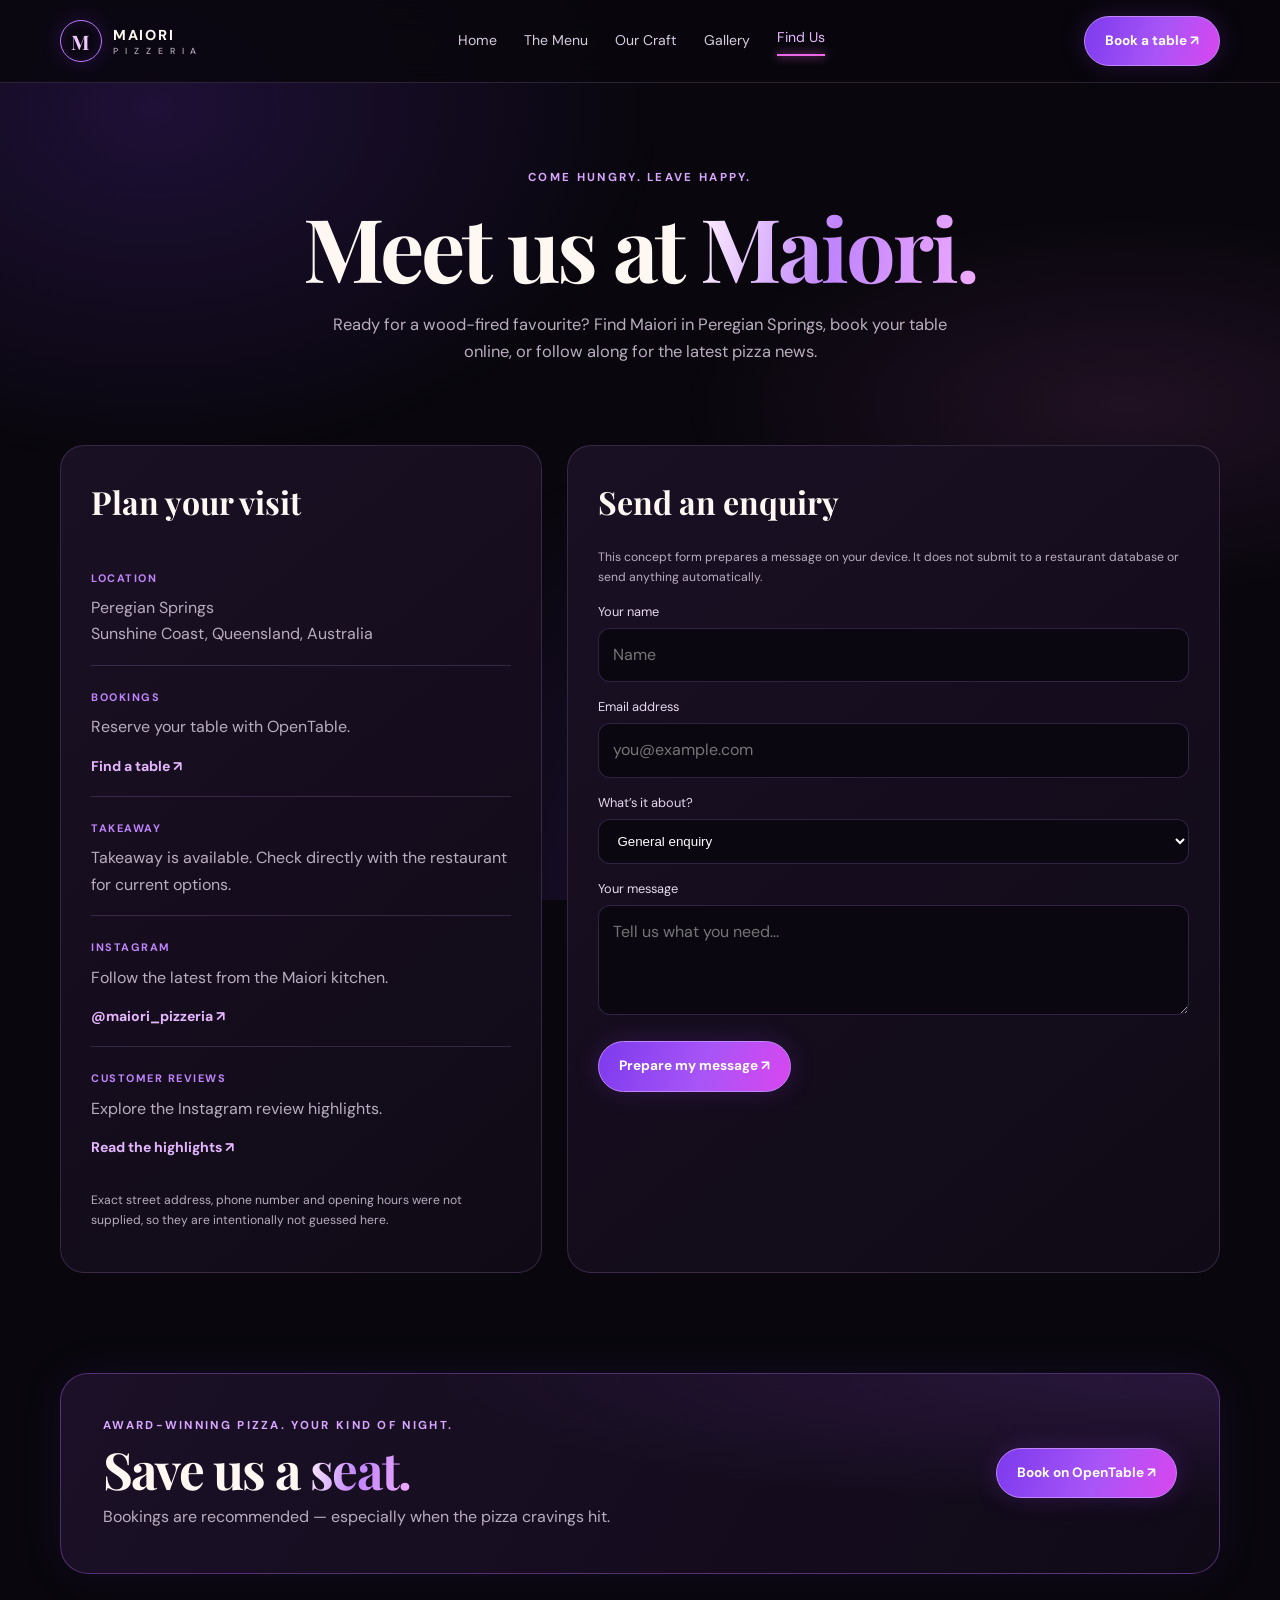
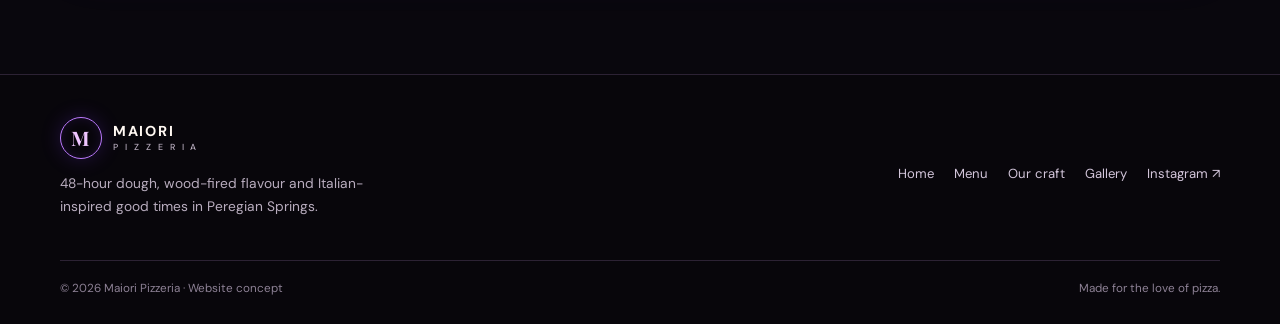
<file: contact.html>
<!doctype html><html lang="en-AU"><head><meta charset="utf-8"><meta name="viewport" content="width=device-width,initial-scale=1"><meta name="theme-color" content="#09070d"><meta name="description" content="Plan your visit to Maiori Pizzeria in Peregian Springs, Sunshine Coast. Book a table through OpenTable or follow Maiori on Instagram."><title>Find Us | Maiori Pizzeria</title><link rel="stylesheet" href="style.css"></head><body>
<header class="site-header"><div class="container nav-wrap"><a class="brand" href="index.html"><span class="brand-mark">M</span><span>MAIORI<small>P I Z Z E R I A</small></span></a><button class="menu-toggle" aria-label="Open navigation" aria-expanded="false">☰</button><nav class="nav-links"><a href="index.html">Home</a><a href="menu.html">The Menu</a><a href="story.html">Our Craft</a><a href="gallery.html">Gallery</a><a class="active" href="contact.html">Find Us</a></nav><a class="nav-cta" href="https://www.opentable.com.au/booking/restref/availability?lang=en-AU&restRef=279578" target="_blank" rel="noopener">Book a table ↗</a></div></header>
<main><section class="page-hero container"><div class="eyebrow">Come hungry. Leave happy.</div><h1 class="display">Meet us at <span>Maiori.</span></h1><p>Ready for a wood-fired favourite? Find Maiori in Peregian Springs, book your table online, or follow along for the latest pizza news.</p></section><section class="section" style="padding-top:25px"><div class="container contact-grid"><aside class="contact-card reveal"><h2>Plan your visit</h2><div class="contact-detail"><small>Location</small><p>Peregian Springs<br>Sunshine Coast, Queensland, Australia</p></div><div class="contact-detail"><small>Bookings</small><p>Reserve your table with OpenTable.</p><a class="text-link" href="https://www.opentable.com.au/booking/restref/availability?lang=en-AU&restRef=279578" target="_blank" rel="noopener">Find a table ↗</a></div><div class="contact-detail"><small>Takeaway</small><p>Takeaway is available. Check directly with the restaurant for current options.</p></div><div class="contact-detail"><small>Instagram</small><p>Follow the latest from the Maiori kitchen.</p><a class="text-link" href="https://www.instagram.com/maiori_pizzeria/" target="_blank" rel="noopener">@maiori_pizzeria ↗</a></div><div class="contact-detail"><small>Customer reviews</small><p>Explore the Instagram review highlights.</p><a class="text-link" href="https://www.instagram.com/stories/highlights/17976656543859245/" target="_blank" rel="noopener">Read the highlights ↗</a></div><p class="form-hint">Exact street address, phone number and opening hours were not supplied, so they are intentionally not guessed here.</p></aside><form class="contact-form reveal" id="inquiry-form"><h2>Send an enquiry</h2><p class="form-hint">This concept form prepares a message on your device. It does not submit to a restaurant database or send anything automatically.</p><label for="name">Your name</label><input id="name" name="name" autocomplete="name" required placeholder="Name"><label for="email">Email address</label><input id="email" name="email" type="email" autocomplete="email" required placeholder="you@example.com"><label for="occasion">What’s it about?</label><select id="occasion" name="occasion"><option>General enquiry</option><option>Booking question</option><option>Takeaway question</option><option>Group or celebration</option><option>Other</option></select><label for="message">Your message</label><textarea id="message" name="message" required placeholder="Tell us what you need..."></textarea><button class="btn btn-primary" type="submit">Prepare my message ↗</button><p id="form-feedback" class="form-hint hide" aria-live="polite"></p><div id="form-actions" style="display:flex;gap:10px;flex-wrap:wrap;margin-top:12px"></div></form></div></section><section class="section" style="padding-top:0"><div class="container"><div class="cta-band reveal"><div><div class="eyebrow">Award-winning pizza. Your kind of night.</div><h2 class="display">Save us a <span>seat.</span></h2><p>Bookings are recommended — especially when the pizza cravings hit.</p></div><a class="btn btn-primary" href="https://www.opentable.com.au/booking/restref/availability?lang=en-AU&restRef=279578" target="_blank" rel="noopener">Book on OpenTable ↗</a></div></div></section></main>
<footer class="site-footer"><div class="container"><div class="footer-top"><div class="footer-brand"><a class="brand" href="index.html"><span class="brand-mark">M</span><span>MAIORI<small>P I Z Z E R I A</small></span></a><p>48-hour dough, wood-fired flavour and Italian-inspired good times in Peregian Springs.</p></div><div class="footer-links"><a href="index.html">Home</a><a href="menu.html">Menu</a><a href="story.html">Our craft</a><a href="gallery.html">Gallery</a><a href="https://www.instagram.com/maiori_pizzeria/" target="_blank" rel="noopener">Instagram ↗</a></div></div><div class="footer-bottom"><span>© <span data-year></span> Maiori Pizzeria · Website concept</span><span>Made for the love of pizza.</span></div></div></footer><script src="main.js"></script></body></html>
</file>
<file: style.css>
@import url('https://fonts.googleapis.com/css2?family=DM+Sans:wght@400;500;600;700&family=Playfair+Display:wght@500;600;700;800&display=swap');
:root{--bg:#09070d;--panel:#120d19;--panel2:#1a1024;--purple:#a855f7;--violet:#7c3aed;--pink:#ed69e8;--cream:#fff8f2;--muted:#b9adbf;--line:rgba(220,171,255,.17);--glow:0 0 24px rgba(168,85,247,.22)}
*{box-sizing:border-box}html{scroll-behavior:smooth}body{margin:0;background:var(--bg);color:var(--cream);font-family:'DM Sans',sans-serif;line-height:1.65;overflow-x:hidden}body:before{content:"";position:fixed;inset:0;pointer-events:none;z-index:-2;background:radial-gradient(ellipse at 12% 12%,rgba(124,58,237,.19),transparent 32%),radial-gradient(ellipse at 88% 45%,rgba(237,105,232,.10),transparent 28%),radial-gradient(ellipse at 52% 100%,rgba(124,58,237,.14),transparent 35%)}body:after{content:"";position:fixed;inset:0;pointer-events:none;z-index:-1;opacity:.12;background-image:linear-gradient(rgba(255,255,255,.025) 1px,transparent 1px),linear-gradient(90deg,rgba(255,255,255,.025) 1px,transparent 1px);background-size:54px 54px}a{color:inherit;text-decoration:none}img{max-width:100%;display:block}button,input,textarea{font:inherit}.container{width:min(1160px,calc(100% - 42px));margin:auto}.eyebrow{color:#d9a6ff;text-transform:uppercase;letter-spacing:.2em;font-size:.72rem;font-weight:700}.display{font-family:'Playfair Display',serif;line-height:1.04;letter-spacing:-.035em}.display span,.gradient-text{background:linear-gradient(100deg,#fff2ff,#c084fc 48%,#f0abfc);-webkit-background-clip:text;background-clip:text;color:transparent}.section{padding:100px 0}.section-head{display:flex;align-items:end;justify-content:space-between;gap:24px;margin-bottom:35px}.section-head h2{font-size:clamp(2.2rem,5vw,3.7rem);margin:10px 0 0}.section-head p{max-width:430px;color:var(--muted);margin:0}.site-header{position:sticky;top:0;z-index:50;background:rgba(9,7,13,.82);backdrop-filter:blur(18px);border-bottom:1px solid var(--line)}.nav-wrap{min-height:82px;display:flex;align-items:center;justify-content:space-between;gap:22px}.brand{display:flex;align-items:center;gap:11px;font-weight:700;letter-spacing:.12em;font-size:.9rem}.brand-mark{width:42px;height:42px;display:grid;place-items:center;border:1px solid #bc79ff;border-radius:50%;color:#f0c6ff;font-family:'Playfair Display',serif;font-size:1.25rem;box-shadow:0 0 20px #7c3aed38,inset 0 0 12px #7c3aed24}.brand small{display:block;font-size:.55rem;letter-spacing:.28em;color:#b9adbf;font-weight:500;margin-top:-4px}.nav-links{display:flex;align-items:center;gap:27px;color:#d8ccdf;font-size:.88rem}.nav-links a{transition:.2s}.nav-links a:hover,.nav-links a.active{color:#e7baff}.nav-links a.active:after{content:"";display:block;height:2px;background:var(--pink);box-shadow:0 0 10px var(--pink);margin-top:4px}.nav-cta,.btn{display:inline-flex;align-items:center;justify-content:center;gap:10px;padding:13px 20px;border-radius:999px;font-size:.85rem;font-weight:700;border:1px solid #c084fc;transition:transform .25s,box-shadow .25s,background .25s;cursor:pointer}.nav-cta,.btn-primary{background:linear-gradient(110deg,#7c3aed,#a855f7 55%,#d946ef);color:white;box-shadow:0 0 25px #9333ea35}.btn:hover,.nav-cta:hover{transform:translateY(-3px);box-shadow:0 0 28px #c084fc55}.btn-outline{border-color:rgba(218,172,255,.45);background:rgba(255,255,255,.025)}.menu-toggle{display:none;background:none;border:1px solid var(--line);color:white;border-radius:12px;padding:9px 12px;font-size:1.2rem}.hero{min-height:690px;display:grid;grid-template-columns:1.05fr .95fr;align-items:center;gap:45px;padding:70px 0 90px;position:relative}.hero-copy{position:relative;z-index:2}.hero h1{font-size:clamp(3.5rem,7.4vw,6.7rem);margin:19px 0 25px;max-width:700px}.hero-copy>p{color:var(--muted);font-size:1.06rem;max-width:510px}.hero-actions{display:flex;flex-wrap:wrap;gap:13px;margin-top:30px}.hero-meta{display:flex;gap:25px;flex-wrap:wrap;margin-top:38px;padding-top:23px;border-top:1px solid var(--line);max-width:520px}.meta-item strong{display:block;font-family:'Playfair Display',serif;font-size:1.35rem}.meta-item span{font-size:.75rem;color:var(--muted)}.hero-visual{position:relative;min-height:520px;display:grid;place-items:center}.hero-pizza{width:min(100%,520px);aspect-ratio: .92;object-fit:cover;border-radius:48% 48% 22px 22px;mask-image:linear-gradient(to bottom,black 78%,transparent 100%);filter:saturate(1.08);box-shadow:0 0 75px #9d4edd25}.hero-visual:before{content:"";position:absolute;width:85%;aspect-ratio:1;border-radius:50%;border:1px solid #bd75ff5c;box-shadow:0 0 35px #a855f72a,inset 0 0 35px #a855f71a;transform:rotate(-15deg)}.hero-visual:after{content:"48 HOUR\A DOUGH";white-space:pre;position:absolute;right:0;bottom:65px;background:rgba(17,10,24,.82);backdrop-filter:blur(12px);border:1px solid #c084fc7a;border-radius:50%;width:112px;height:112px;display:grid;place-content:center;text-align:center;line-height:1.4;font-size:.7rem;font-weight:700;letter-spacing:.12em;color:#f1d5ff;box-shadow:0 0 30px #a855f735}.floating-tag{position:absolute;left:-10px;top:22%;background:#160e20d9;border:1px solid var(--line);border-radius:14px;padding:12px 16px;box-shadow:var(--glow);font-size:.8rem}.floating-tag b{display:block;color:#e7baff}.award-strip{border-block:1px solid var(--line);background:linear-gradient(90deg,transparent,#a855f710,transparent);padding:22px 0}.award-grid{display:grid;grid-template-columns:repeat(3,1fr);gap:20px}.award{display:flex;align-items:center;justify-content:center;gap:13px;text-align:left}.award .emoji{font-size:1.65rem;filter:drop-shadow(0 0 9px #c084fc50)}.award strong{display:block;font-size:.86rem}.award small{color:var(--muted);font-size:.72rem}.feature-grid{display:grid;grid-template-columns:repeat(3,1fr);gap:18px}.feature-card{border:1px solid var(--line);background:linear-gradient(145deg,#1a1024d9,#0e0a13);border-radius:22px;padding:28px;transition:.25s}.feature-card:hover{transform:translateY(-5px);border-color:#b16bfa;box-shadow:var(--glow)}.feature-icon{width:48px;height:48px;border-radius:15px;display:grid;place-items:center;background:#9d4edd20;border:1px solid #c084fc52;font-size:1.3rem}.feature-card h3{font-family:'Playfair Display',serif;font-size:1.55rem;margin:20px 0 8px}.feature-card p{color:var(--muted);font-size:.92rem;margin:0}.split{display:grid;grid-template-columns:1fr 1fr;gap:60px;align-items:center}.split-photo{position:relative}.split-photo img{width:100%;height:480px;object-fit:cover;border-radius:24px;border:1px solid var(--line)}.split-photo:after{content:"";position:absolute;inset:14px -14px -14px 14px;border:1px solid #a855f766;border-radius:24px;z-index:-1}.split-copy h2{font-size:clamp(2.5rem,5vw,4.4rem);margin:12px 0 20px}.split-copy p{color:var(--muted)}.text-link{display:inline-flex;gap:9px;align-items:center;color:#e5b6ff;font-weight:700;font-size:.88rem;margin-top:14px}.text-link:hover{color:white}.cta-band{border:1px solid #b66dff5c;border-radius:28px;padding:42px;background:radial-gradient(ellipse at 100% 0%,#a855f728,transparent 48%),linear-gradient(120deg,#1b1027,#100a17);display:flex;align-items:center;justify-content:space-between;gap:30px;box-shadow:0 0 45px #7c3aed16}.cta-band h2{font-size:clamp(2rem,4vw,3.3rem);margin:8px 0}.cta-band p{color:var(--muted);margin:0}.page-hero{padding:85px 0 55px;text-align:center;position:relative}.page-hero h1{font-size:clamp(3rem,7vw,5.5rem);margin:14px auto 18px;max-width:900px}.page-hero p{max-width:650px;margin:auto;color:var(--muted);font-size:1.03rem}.menu-toolbar{display:flex;gap:10px;flex-wrap:wrap;margin-bottom:28px}.filter-btn{border:1px solid var(--line);color:#d8c9e3;background:#130d1a;padding:10px 17px;border-radius:999px;cursor:pointer}.filter-btn.active,.filter-btn:hover{background:#7c3aed35;border-color:#c084fc;color:#fff;box-shadow:0 0 15px #9333ea20}.menu-grid{display:grid;grid-template-columns:repeat(3,1fr);gap:20px}.menu-card{overflow:hidden;border-radius:21px;border:1px solid var(--line);background:#120d19;transition:.25s}.menu-card:hover{transform:translateY(-5px);border-color:#a855f7;box-shadow:var(--glow)}.menu-card img{width:100%;height:220px;object-fit:cover}.menu-card-body{padding:22px}.menu-card h3{font-family:'Playfair Display',serif;font-size:1.45rem;margin:0 0 8px}.menu-card p{font-size:.88rem;color:var(--muted);margin:0}.menu-label{display:inline-block;color:#d6a7ff;background:#a855f71c;border:1px solid #a855f73b;border-radius:999px;padding:4px 9px;font-size:.65rem;letter-spacing:.08em;text-transform:uppercase;margin-bottom:12px}.note{color:var(--muted);font-size:.82rem;margin-top:24px}.story-timeline{display:grid;grid-template-columns:repeat(3,1fr);gap:20px;margin-top:35px}.story-step{padding:27px;border-top:1px solid #c084fc8a;background:linear-gradient(180deg,#a855f711,transparent);border-radius:0 0 16px 16px}.story-step .number{font-family:'Playfair Display',serif;font-size:2.6rem;color:#c084fc}.story-step h3{font-family:'Playfair Display',serif;font-size:1.5rem;margin:8px 0}.story-step p{color:var(--muted);font-size:.9rem}.gallery-grid{display:grid;grid-template-columns:repeat(4,1fr);grid-auto-rows:220px;gap:15px}.gallery-item{overflow:hidden;position:relative;border-radius:18px;border:1px solid var(--line);background:#160e20}.gallery-item:nth-child(1),.gallery-item:nth-child(5){grid-row:span 2}.gallery-item:nth-child(4){grid-column:span 2}.gallery-item img{width:100%;height:100%;object-fit:cover;transition:transform .5s}.gallery-item:hover img{transform:scale(1.07)}.gallery-item:after{content:"";position:absolute;inset:40% 0 0;background:linear-gradient(transparent,#09070de6)}.gallery-caption{position:absolute;z-index:2;bottom:15px;left:17px;font-family:'Playfair Display',serif;font-size:1.2rem}.contact-grid{display:grid;grid-template-columns:.85fr 1.15fr;gap:25px}.contact-card,.contact-form{padding:30px;border:1px solid var(--line);background:linear-gradient(140deg,#1a1024,#100a16);border-radius:24px}.contact-card h2,.contact-form h2{font-family:'Playfair Display',serif;font-size:2rem;margin:0 0 18px}.contact-detail{padding:17px 0;border-bottom:1px solid var(--line)}.contact-detail:last-of-type{border:0}.contact-detail small{color:#c084fc;text-transform:uppercase;letter-spacing:.14em;font-size:.68rem;font-weight:700}.contact-detail p{margin:5px 0 0;color:var(--muted)}.contact-form label{display:block;font-size:.8rem;color:#e6d9ed;margin:14px 0 6px}.contact-form input,.contact-form textarea,.contact-form select{width:100%;background:#0a0710;border:1px solid #8c5cb84d;color:white;border-radius:12px;padding:13px 14px;outline:none}.contact-form input:focus,.contact-form textarea:focus,.contact-form select:focus{border-color:#c084fc;box-shadow:0 0 0 3px #a855f71b}.contact-form textarea{min-height:110px;resize:vertical}.contact-form .btn{margin-top:18px}.form-hint{font-size:.76rem;color:var(--muted)}.review-quote{font-family:'Playfair Display',serif;font-size:clamp(1.5rem,3vw,2.5rem);line-height:1.35;max-width:850px;margin:20px auto;text-align:center}.review-stars{text-align:center;color:#d7a1ff;letter-spacing:.2em}.review-link{text-align:center}.site-footer{border-top:1px solid var(--line);padding:42px 0 26px;background:#08060b}.footer-top{display:flex;justify-content:space-between;gap:35px;padding-bottom:28px}.footer-brand p{max-width:330px;color:var(--muted);font-size:.86rem}.footer-links{display:flex;gap:20px;flex-wrap:wrap;color:#d2c5da;font-size:.82rem;align-items:center}.footer-bottom{border-top:1px solid var(--line);padding-top:18px;display:flex;justify-content:space-between;gap:20px;color:#8d8195;font-size:.73rem}.reveal{opacity:0;transform:translateY(20px);transition:opacity .7s ease,transform .7s ease}.reveal.visible{opacity:1;transform:translateY(0)}.hide{display:none!important}
@media(max-width:900px){.nav-links{gap:15px}.nav-cta{display:none}.hero{grid-template-columns:1fr 1fr;gap:20px}.hero h1{font-size:clamp(3.2rem,8vw,5rem)}.hero-visual{min-height:420px}.feature-grid,.menu-grid{grid-template-columns:repeat(2,1fr)}.gallery-grid{grid-template-columns:repeat(2,1fr)}.gallery-item:nth-child(4){grid-column:span 1}.contact-grid{grid-template-columns:1fr 1.2fr}.split{gap:35px}}
@media(max-width:680px){.container{width:min(100% - 30px,520px)}.nav-wrap{min-height:72px}.menu-toggle{display:block}.nav-links{display:none;position:absolute;top:71px;left:0;right:0;padding:18px 22px 24px;background:#0d0912;border-bottom:1px solid var(--line);flex-direction:column;align-items:stretch;gap:0}.nav-links.open{display:flex}.nav-links a{padding:12px 0;border-bottom:1px solid #ffffff0c}.nav-links a.active:after{display:none}.hero{grid-template-columns:1fr;padding:55px 0 65px;gap:8px}.hero h1{font-size:clamp(3.5rem,15vw,5.5rem)}.hero-visual{min-height:370px;max-width:480px;width:100%;margin:auto}.hero-pizza{width:85%;aspect-ratio:1}.floating-tag{left:0}.hero-visual:after{right:2%;bottom:30px;width:92px;height:92px;font-size:.62rem}.hero-meta{gap:18px}.award-grid{grid-template-columns:1fr;gap:17px}.award{justify-content:flex-start;max-width:330px;margin:auto;width:100%}.section{padding:70px 0}.section-head{display:block}.section-head p{margin-top:15px}.feature-grid,.menu-grid,.story-timeline{grid-template-columns:1fr}.split{grid-template-columns:1fr;gap:35px}.split-photo img{height:350px}.cta-band{padding:28px;align-items:flex-start;flex-direction:column}.page-hero{padding:65px 0 35px}.gallery-grid{grid-auto-rows:170px;gap:10px}.gallery-item:nth-child(1),.gallery-item:nth-child(5){grid-row:span 2}.gallery-caption{font-size:1rem;left:11px;bottom:10px}.contact-grid{grid-template-columns:1fr}.footer-top,.footer-bottom{flex-direction:column}.footer-links{gap:14px}.contact-card,.contact-form{padding:23px}}
@media(prefers-reduced-motion:reduce){html{scroll-behavior:auto}*,*:before,*:after{animation:none!important;transition:none!important}.reveal{opacity:1;transform:none}}
</file>
